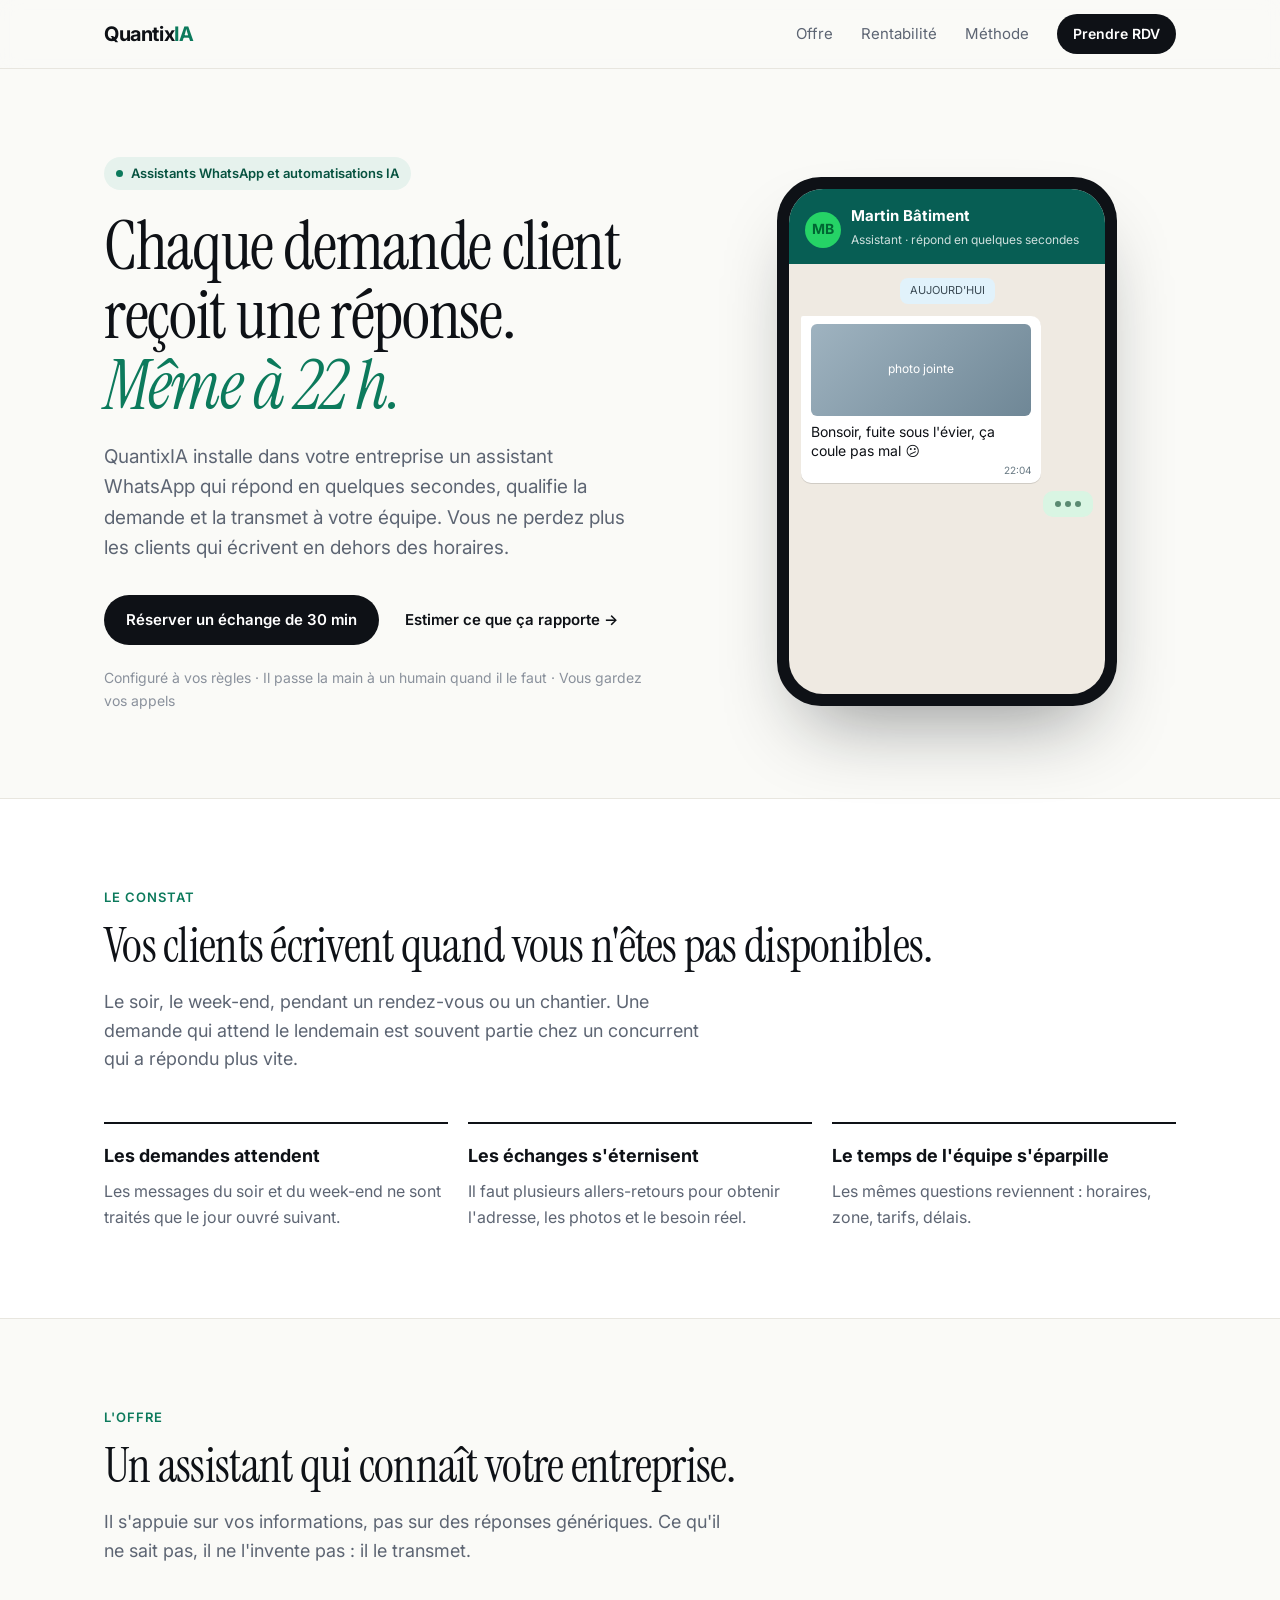
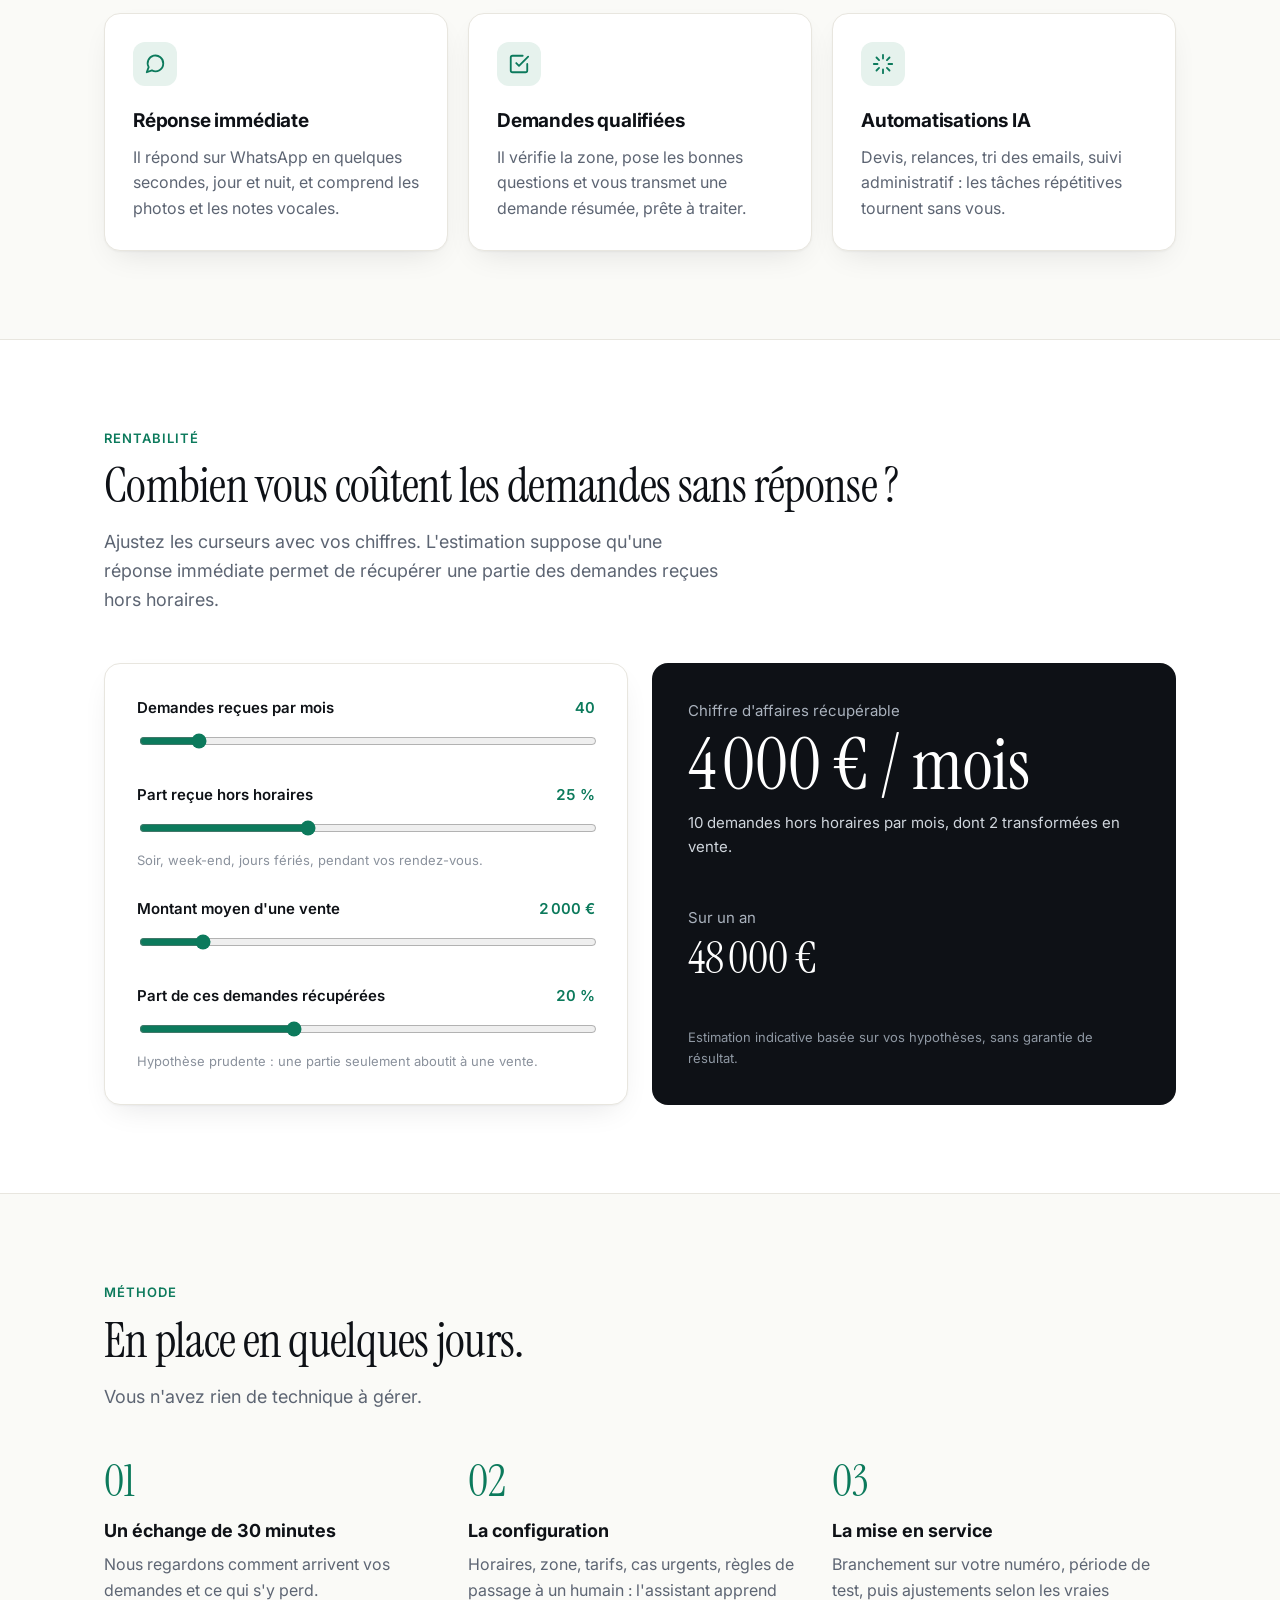
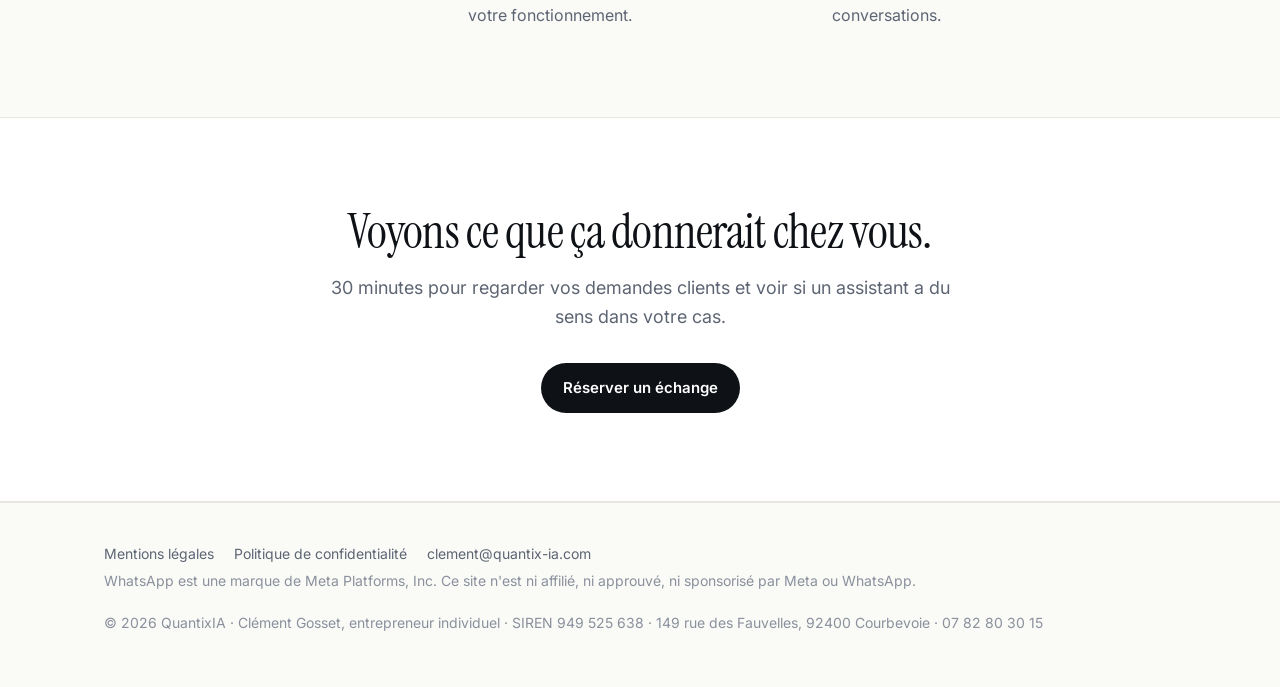
<file: index.html>
<!doctype html>
<html lang="fr">
<head>
  <meta charset="utf-8">
  <meta name="viewport" content="width=device-width, initial-scale=1">
  <title>QuantixIA · Assistants WhatsApp et automatisations IA pour PME</title>
  <meta name="description" content="QuantixIA installe dans les PME des assistants WhatsApp et des automatisations IA : réponse immédiate aux clients, qualification des demandes, transmission à votre équipe.">
  <link rel="preconnect" href="https://fonts.googleapis.com">
  <link rel="preconnect" href="https://fonts.gstatic.com" crossorigin>
  <link href="https://fonts.googleapis.com/css2?family=Inter:wght@400;500;600;700&family=Instrument+Serif:ital@0;1&display=swap" rel="stylesheet">
  <link rel="stylesheet" href="style.css">
</head>
<body>
  <header>
    <div class="wrap">
      <a class="logo" href="index.html">Quantix<span>IA</span></a>
      <nav>
        <a href="#offre">Offre</a>
        <a href="#calcul">Rentabilité</a>
        <a href="#methode">Méthode</a>
        <a class="btn small rdv" href="https://calendly.com/clement-quantix-ia/30min" target="_blank" rel="noopener">Prendre RDV</a>
      </nav>
    </div>
  </header>

  <main>
    <section class="hero">
      <div class="wrap">
        <div>
          <span class="eyebrow">Assistants WhatsApp et automatisations IA</span>
          <h1>Chaque demande client reçoit une réponse. <em>Même à 22 h.</em></h1>
          <p class="lead">QuantixIA installe dans votre entreprise un assistant WhatsApp qui répond en quelques secondes, qualifie la demande et la transmet à votre équipe. Vous ne perdez plus les clients qui écrivent en dehors des horaires.</p>
          <div class="cta-row">
            <a class="btn rdv" href="https://calendly.com/clement-quantix-ia/30min" target="_blank" rel="noopener">Réserver un échange de 30 min</a>
            <a class="btn-ghost" href="#calcul">Estimer ce que ça rapporte →</a>
          </div>
          <p class="reassure">Configuré à vos règles · Il passe la main à un humain quand il le faut · Vous gardez vos appels</p>
        </div>

        <div class="phone" aria-label="Exemple de conversation WhatsApp avec un assistant">
          <div class="screen">
            <div class="chat-head">
              <div class="avatar">MB</div>
              <div><strong>Martin Bâtiment</strong><small>Assistant · répond en quelques secondes</small></div>
            </div>
            <div class="chat" id="chat">
              <span class="day">AUJOURD'HUI</span>
              <div class="msg in photo"><div class="pic">photo jointe</div>Bonsoir, fuite sous l'évier, ça coule pas mal 😕<time>22:04</time></div>
              <div class="msg out">Bonsoir, je m'en occupe. Coupez d'abord l'arrivée d'eau sous l'évier ou au compteur, puis placez un récipient. Dans quelle commune êtes-vous ?<time>22:04</time></div>
              <div class="msg in">Courbevoie<time>22:05</time></div>
              <div class="msg out">C'est bien dans notre zone. D'après la photo, le joint du siphon semble en cause. Je peux vous proposer un passage demain à 8 h 30 ou 14 h, lequel vous convient ?<time>22:05</time></div>
              <div class="msg in">8 h 30 parfait<time>22:06</time></div>
              <div class="msg out">C'est noté pour demain 8 h 30. Le technicien a votre photo et votre adresse. Bonne soirée !<time>22:06</time></div>
              <div class="typing" id="typing"><i></i><i></i><i></i></div>
            </div>
          </div>
        </div>
      </div>
    </section>

    <section class="block alt">
      <div class="wrap">
        <p class="kicker">Le constat</p>
        <h2>Vos clients écrivent quand vous n'êtes pas disponibles.</h2>
        <p class="section-lead">Le soir, le week-end, pendant un rendez-vous ou un chantier. Une demande qui attend le lendemain est souvent partie chez un concurrent qui a répondu plus vite.</p>
        <div class="problem">
          <div><h3>Les demandes attendent</h3><p>Les messages du soir et du week-end ne sont traités que le jour ouvré suivant.</p></div>
          <div><h3>Les échanges s'éternisent</h3><p>Il faut plusieurs allers-retours pour obtenir l'adresse, les photos et le besoin réel.</p></div>
          <div><h3>Le temps de l'équipe s'éparpille</h3><p>Les mêmes questions reviennent : horaires, zone, tarifs, délais.</p></div>
        </div>
      </div>
    </section>

    <section class="block" id="offre">
      <div class="wrap">
        <p class="kicker">L'offre</p>
        <h2>Un assistant qui connaît votre entreprise.</h2>
        <p class="section-lead">Il s'appuie sur vos informations, pas sur des réponses génériques. Ce qu'il ne sait pas, il ne l'invente pas : il le transmet.</p>
        <div class="cards">
          <div class="card">
            <div class="icon"><svg viewBox="0 0 24 24" fill="none" stroke="currentColor" stroke-width="2" stroke-linecap="round" stroke-linejoin="round"><path d="M21 11.5a8.4 8.4 0 0 1-12.4 7.4L3 21l2.1-5.6A8.5 8.5 0 1 1 21 11.5z"/></svg></div>
            <h3>Réponse immédiate</h3>
            <p>Il répond sur WhatsApp en quelques secondes, jour et nuit, et comprend les photos et les notes vocales.</p>
          </div>
          <div class="card">
            <div class="icon"><svg viewBox="0 0 24 24" fill="none" stroke="currentColor" stroke-width="2" stroke-linecap="round" stroke-linejoin="round"><path d="M9 11l3 3L22 4"/><path d="M21 12v7a2 2 0 0 1-2 2H5a2 2 0 0 1-2-2V5a2 2 0 0 1 2-2h11"/></svg></div>
            <h3>Demandes qualifiées</h3>
            <p>Il vérifie la zone, pose les bonnes questions et vous transmet une demande résumée, prête à traiter.</p>
          </div>
          <div class="card">
            <div class="icon"><svg viewBox="0 0 24 24" fill="none" stroke="currentColor" stroke-width="2" stroke-linecap="round" stroke-linejoin="round"><path d="M12 2v4M12 18v4M4.9 4.9l2.8 2.8M16.3 16.3l2.8 2.8M2 12h4M18 12h4M4.9 19.1l2.8-2.8M16.3 7.7l2.8-2.8"/></svg></div>
            <h3>Automatisations IA</h3>
            <p>Devis, relances, tri des emails, suivi administratif : les tâches répétitives tournent sans vous.</p>
          </div>
        </div>
      </div>
    </section>

    <section class="block alt" id="calcul">
      <div class="wrap">
        <p class="kicker">Rentabilité</p>
        <h2>Combien vous coûtent les demandes sans réponse ?</h2>
        <p class="section-lead">Ajustez les curseurs avec vos chiffres. L'estimation suppose qu'une réponse immédiate permet de récupérer une partie des demandes reçues hors horaires.</p>
        <div class="calc">
          <div class="calc-inputs">
            <div class="field">
              <label for="demandes">Demandes reçues par mois <output id="o-demandes"></output></label>
              <input type="range" id="demandes" min="5" max="300" step="5" value="40">
            </div>
            <div class="field">
              <label for="hors">Part reçue hors horaires <output id="o-hors"></output></label>
              <input type="range" id="hors" min="5" max="60" step="5" value="25">
              <small>Soir, week-end, jours fériés, pendant vos rendez-vous.</small>
            </div>
            <div class="field">
              <label for="panier">Montant moyen d'une vente <output id="o-panier"></output></label>
              <input type="range" id="panier" min="100" max="15000" step="100" value="2000">
            </div>
            <div class="field">
              <label for="taux">Part de ces demandes récupérées <output id="o-taux"></output></label>
              <input type="range" id="taux" min="5" max="50" step="5" value="20">
              <small>Hypothèse prudente : une partie seulement aboutit à une vente.</small>
            </div>
          </div>
          <div class="calc-result">
            <div>
              <p class="label">Chiffre d'affaires récupérable</p>
              <div class="big" id="r-ca">0 €</div>
              <p class="detail" id="r-detail"></p>
            </div>
            <div>
              <p class="label">Sur un an</p>
              <div class="big" id="r-an" style="font-size: clamp(34px, 4vw, 44px)">0 €</div>
            </div>
            <p class="note">Estimation indicative basée sur vos hypothèses, sans garantie de résultat.</p>
          </div>
        </div>
      </div>
    </section>

    <section class="block" id="methode">
      <div class="wrap">
        <p class="kicker">Méthode</p>
        <h2>En place en quelques jours.</h2>
        <p class="section-lead">Vous n'avez rien de technique à gérer.</p>
        <div class="steps">
          <div class="step"><h3>Un échange de 30 minutes</h3><p>Nous regardons comment arrivent vos demandes et ce qui s'y perd.</p></div>
          <div class="step"><h3>La configuration</h3><p>Horaires, zone, tarifs, cas urgents, règles de passage à un humain : l'assistant apprend votre fonctionnement.</p></div>
          <div class="step"><h3>La mise en service</h3><p>Branchement sur votre numéro, période de test, puis ajustements selon les vraies conversations.</p></div>
        </div>
      </div>
    </section>

    <section class="block alt final">
      <div class="wrap">
        <h2>Voyons ce que ça donnerait chez vous.</h2>
        <p class="section-lead">30 minutes pour regarder vos demandes clients et voir si un assistant a du sens dans votre cas.</p>
        <a class="btn rdv" href="https://calendly.com/clement-quantix-ia/30min" target="_blank" rel="noopener">Réserver un échange</a>
      </div>
    </section>
  </main>

  <footer>
    <div class="wrap">
      <div>
        <p><a href="mentions-legales.html">Mentions légales</a><a href="politique-de-confidentialite.html">Politique de confidentialité</a><a href="mailto:clement@quantix-ia.com">clement@quantix-ia.com</a></p>
        <p>WhatsApp est une marque de Meta Platforms, Inc. Ce site n'est ni affilié, ni approuvé, ni sponsorisé par Meta ou WhatsApp.</p>
      </div>
      <p>© 2026 QuantixIA · Clément Gosset, entrepreneur individuel · SIREN 949 525 638 · 149 rue des Fauvelles, 92400 Courbevoie · 07 82 80 30 15</p>
    </div>
  </footer>

  <script>
    // Lien de réservation
    const LIEN_RDV = "https://calendly.com/clement-quantix-ia/30min";
    if (LIEN_RDV) document.querySelectorAll(".rdv").forEach(a => { a.href = LIEN_RDV; a.target = "_blank"; a.rel = "noopener"; });

    // Conversation animée dans le téléphone
    const msgs = [...document.querySelectorAll("#chat .msg")];
    const typing = document.getElementById("typing");
    const calme = matchMedia("(prefers-reduced-motion: reduce)").matches;
    if (calme) msgs.forEach(m => m.classList.add("show"));
    else {
      let i = 0;
      const suivant = () => {
        if (i >= msgs.length) { setTimeout(() => { msgs.forEach(m => m.classList.remove("show")); i = 0; setTimeout(suivant, 600); }, 5000); return; }
        const m = msgs[i];
        if (m.classList.contains("out")) {
          m.before(typing); typing.classList.add("show");
          setTimeout(() => { typing.classList.remove("show"); m.classList.add("show"); i++; setTimeout(suivant, 1400); }, 1100);
        } else { m.classList.add("show"); i++; setTimeout(suivant, 1200); }
      };
      setTimeout(suivant, 500);
    }

    // Calculateur de rentabilité
    const euros = n => Math.round(n).toLocaleString("fr-FR") + " €";
    const champs = ["demandes", "hors", "panier", "taux"].map(id => document.getElementById(id));
    const calculer = () => {
      const [d, h, p, t] = champs.map(c => Number(c.value));
      document.getElementById("o-demandes").textContent = d;
      document.getElementById("o-hors").textContent = h + " %";
      document.getElementById("o-panier").textContent = euros(p);
      document.getElementById("o-taux").textContent = t + " %";
      const horsHoraires = d * h / 100;
      const recuperees = horsHoraires * t / 100;
      document.getElementById("r-ca").textContent = euros(recuperees * p) + " / mois";
      document.getElementById("r-an").textContent = euros(recuperees * p * 12);
      document.getElementById("r-detail").textContent =
        `${horsHoraires.toLocaleString("fr-FR", { maximumFractionDigits: 1 })} demandes hors horaires par mois, dont ${recuperees.toLocaleString("fr-FR", { maximumFractionDigits: 1 })} transformées en vente.`;
    };
    champs.forEach(c => c.addEventListener("input", calculer));
    calculer();
  </script>
</body>
</html>
</file>
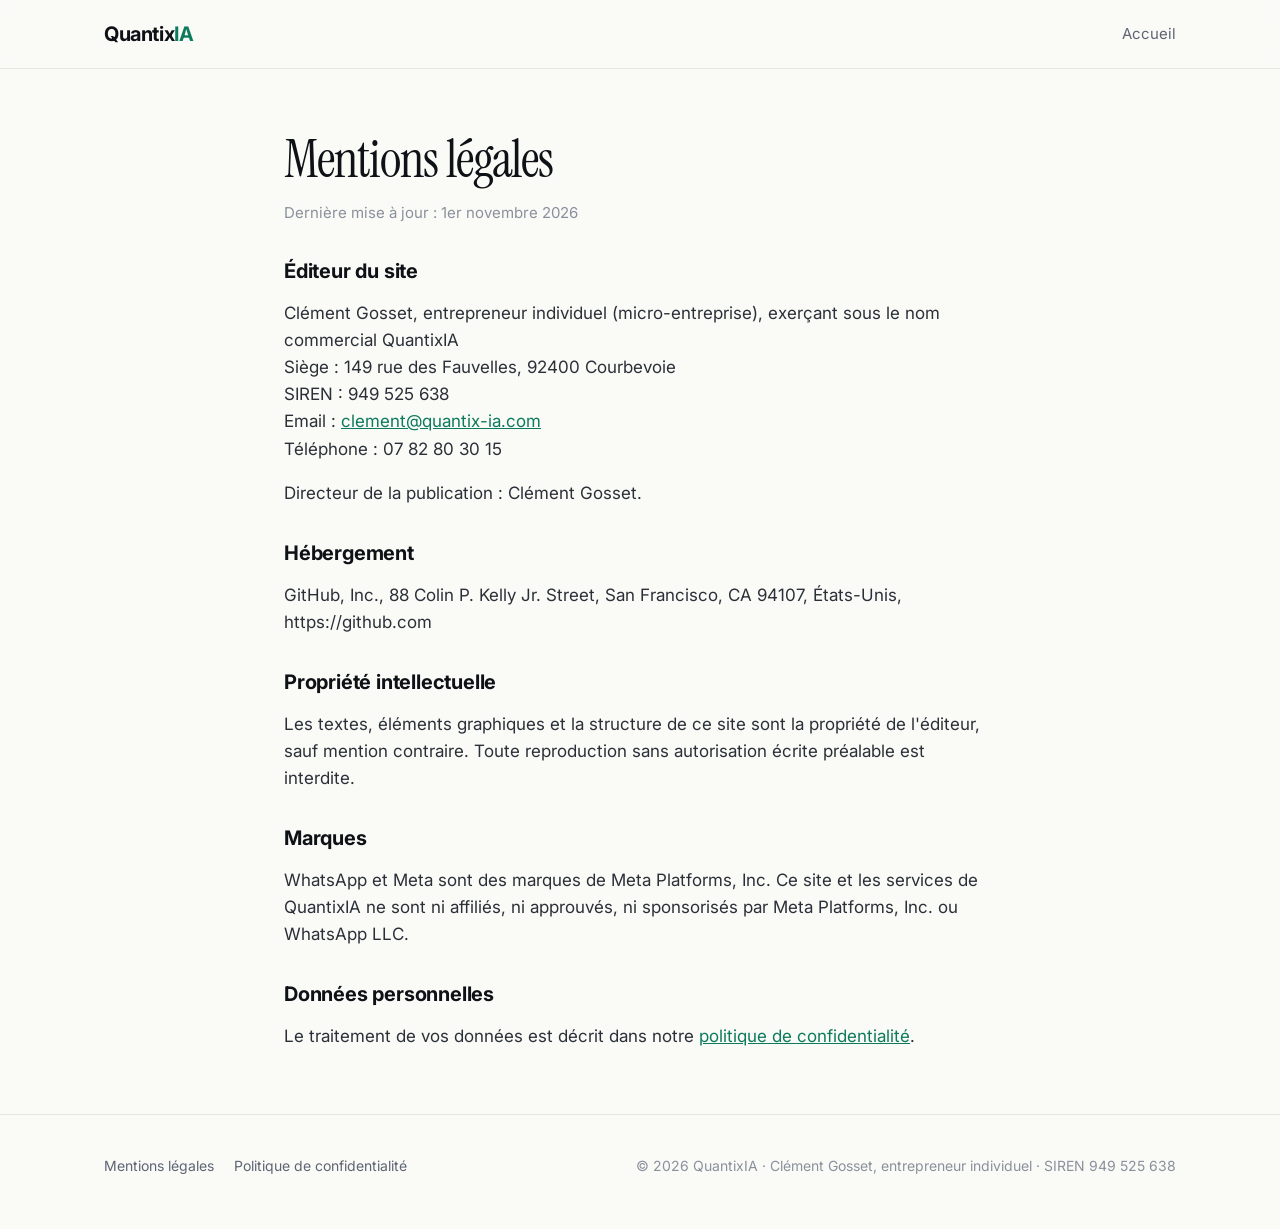
<file: mentions-legales.html>
<!doctype html>
<html lang="fr">
<head>
  <meta charset="utf-8">
  <meta name="viewport" content="width=device-width, initial-scale=1">
  <title>Mentions légales · QuantixIA</title>
  <meta name="robots" content="noindex">
  <link href="https://fonts.googleapis.com/css2?family=Inter:wght@400;500;600;700&family=Instrument+Serif:ital@0;1&display=swap" rel="stylesheet">
  <link rel="stylesheet" href="style.css">
</head>
<body>
  <header>
    <div class="wrap">
      <a class="logo" href="index.html">Quantix<span>IA</span></a>
      <nav><a href="index.html">Accueil</a></nav>
    </div>
  </header>

  <main class="wrap legal">
    <h1>Mentions légales</h1>
    <p class="maj">Dernière mise à jour : 1er novembre 2026</p>

    <h2>Éditeur du site</h2>
    <p>
      Clément Gosset, entrepreneur individuel (micro-entreprise), exerçant sous le nom commercial QuantixIA<br>
      Siège : 149 rue des Fauvelles, 92400 Courbevoie<br>
      SIREN : 949 525 638<br>
      Email : <a href="mailto:clement@quantix-ia.com">clement@quantix-ia.com</a><br>
      Téléphone : 07 82 80 30 15
    </p>
    <p>Directeur de la publication : Clément Gosset.</p>

    <h2>Hébergement</h2>
    <p>
      GitHub, Inc., 88 Colin P. Kelly Jr. Street, San Francisco, CA 94107, États-Unis, https://github.com
    </p>

    <h2>Propriété intellectuelle</h2>
    <p>Les textes, éléments graphiques et la structure de ce site sont la propriété de l'éditeur, sauf mention contraire. Toute reproduction sans autorisation écrite préalable est interdite.</p>

    <h2>Marques</h2>
    <p>WhatsApp et Meta sont des marques de Meta Platforms, Inc. Ce site et les services de QuantixIA ne sont ni affiliés, ni approuvés, ni sponsorisés par Meta Platforms, Inc. ou WhatsApp LLC.</p>

    <h2>Données personnelles</h2>
    <p>Le traitement de vos données est décrit dans notre <a href="politique-de-confidentialite.html">politique de confidentialité</a>.</p>
  </main>

  <footer>
    <div class="wrap">
      <p><a href="mentions-legales.html">Mentions légales</a><a href="politique-de-confidentialite.html">Politique de confidentialité</a></p>
      <p>© 2026 QuantixIA · Clément Gosset, entrepreneur individuel · SIREN 949 525 638</p>
    </div>
  </footer>
</body>
</html>
</file>
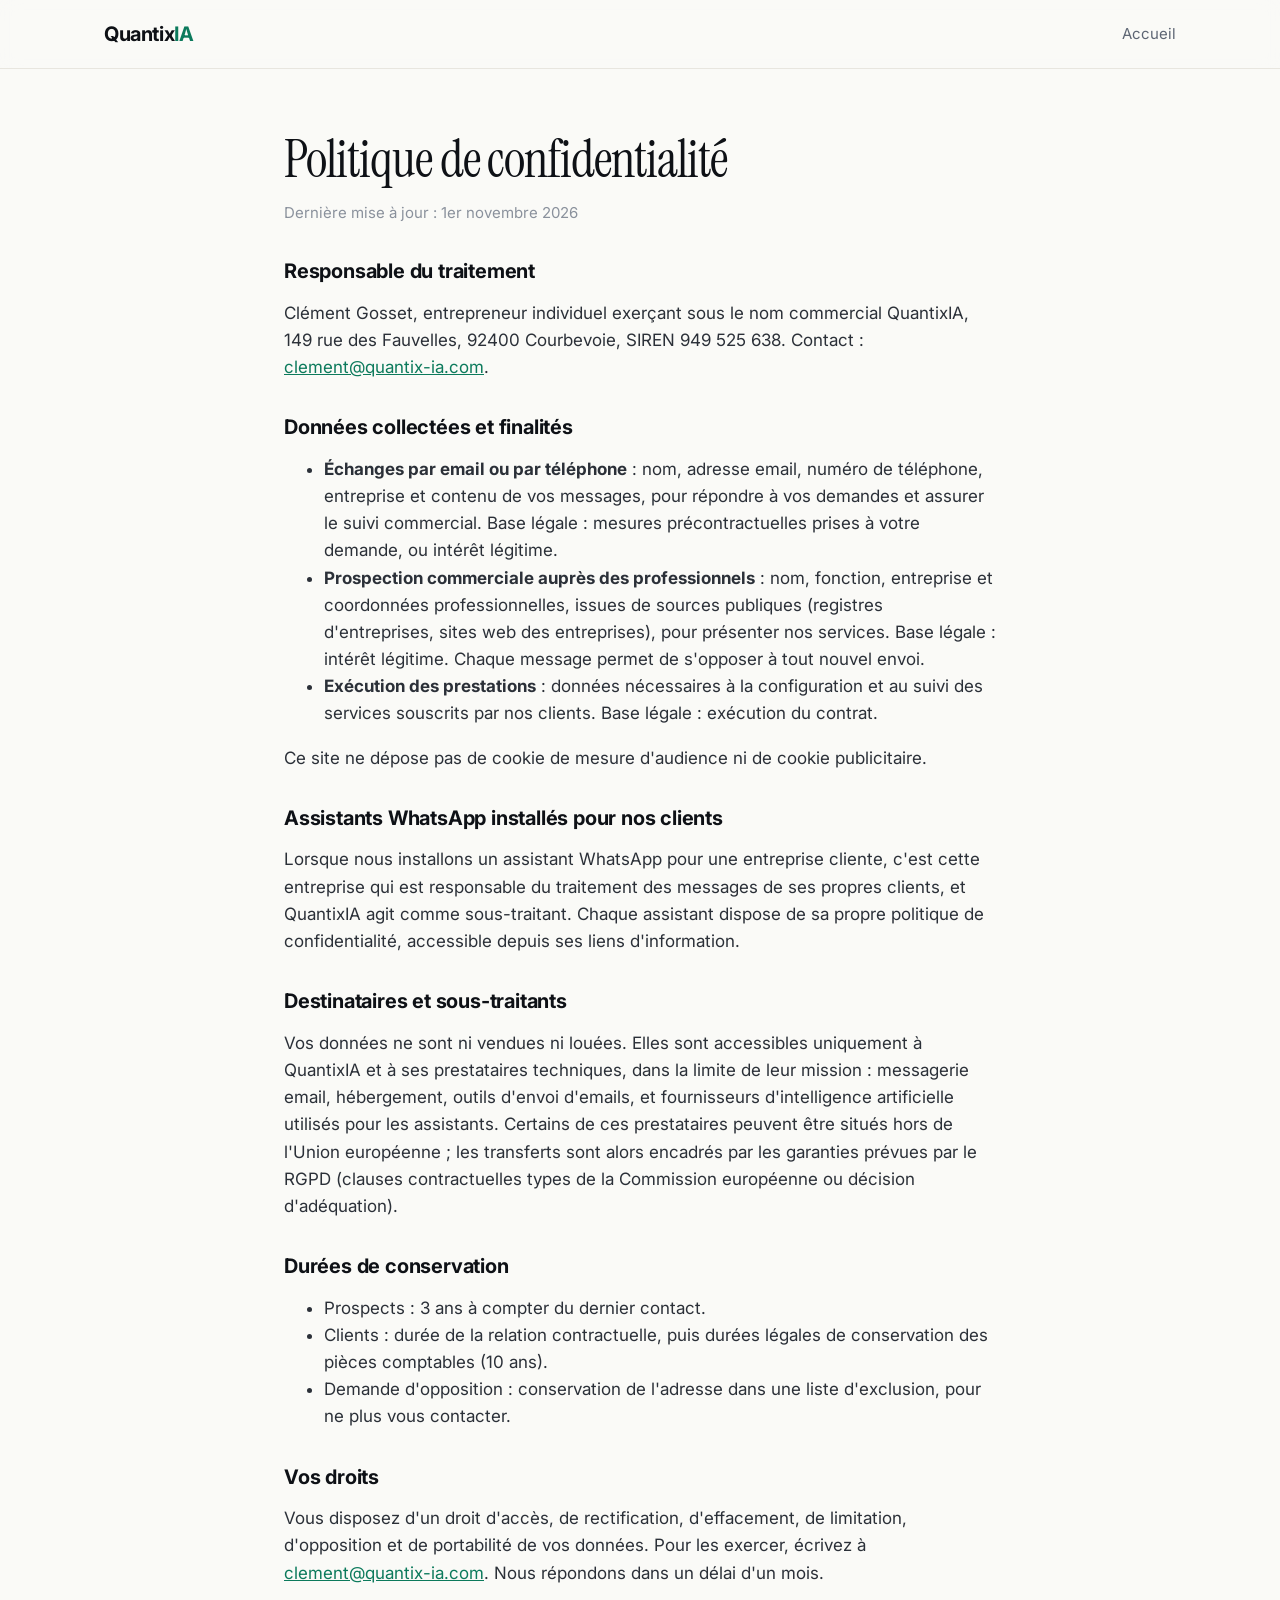
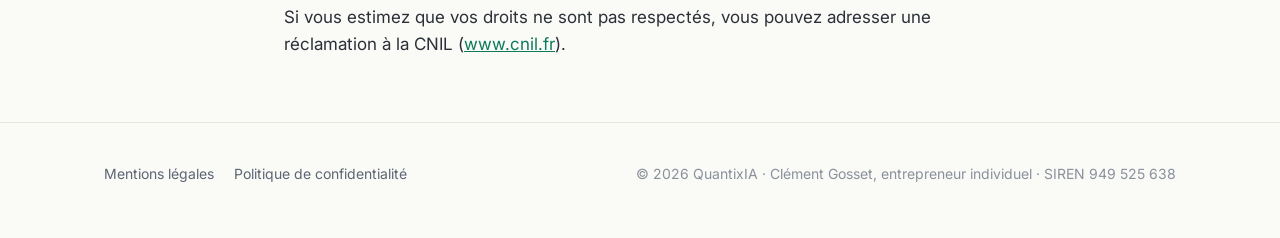
<file: politique-de-confidentialite.html>
<!doctype html>
<html lang="fr">
<head>
  <meta charset="utf-8">
  <meta name="viewport" content="width=device-width, initial-scale=1">
  <title>Politique de confidentialité · QuantixIA</title>
  <meta name="robots" content="noindex">
  <link href="https://fonts.googleapis.com/css2?family=Inter:wght@400;500;600;700&family=Instrument+Serif:ital@0;1&display=swap" rel="stylesheet">
  <link rel="stylesheet" href="style.css">
</head>
<body>
  <header>
    <div class="wrap">
      <a class="logo" href="index.html">Quantix<span>IA</span></a>
      <nav><a href="index.html">Accueil</a></nav>
    </div>
  </header>

  <main class="wrap legal">
    <h1>Politique de confidentialité</h1>
    <p class="maj">Dernière mise à jour : 1er novembre 2026</p>

    <h2>Responsable du traitement</h2>
    <p>Clément Gosset, entrepreneur individuel exerçant sous le nom commercial QuantixIA, 149 rue des Fauvelles, 92400 Courbevoie, SIREN 949 525 638. Contact : <a href="mailto:clement@quantix-ia.com">clement@quantix-ia.com</a>.</p>

    <h2>Données collectées et finalités</h2>
    <ul>
      <li><strong>Échanges par email ou par téléphone</strong> : nom, adresse email, numéro de téléphone, entreprise et contenu de vos messages, pour répondre à vos demandes et assurer le suivi commercial. Base légale : mesures précontractuelles prises à votre demande, ou intérêt légitime.</li>
      <li><strong>Prospection commerciale auprès des professionnels</strong> : nom, fonction, entreprise et coordonnées professionnelles, issues de sources publiques (registres d'entreprises, sites web des entreprises), pour présenter nos services. Base légale : intérêt légitime. Chaque message permet de s'opposer à tout nouvel envoi.</li>
      <li><strong>Exécution des prestations</strong> : données nécessaires à la configuration et au suivi des services souscrits par nos clients. Base légale : exécution du contrat.</li>
    </ul>
    <p>Ce site ne dépose pas de cookie de mesure d'audience ni de cookie publicitaire.</p>

    <h2>Assistants WhatsApp installés pour nos clients</h2>
    <p>Lorsque nous installons un assistant WhatsApp pour une entreprise cliente, c'est cette entreprise qui est responsable du traitement des messages de ses propres clients, et QuantixIA agit comme sous-traitant. Chaque assistant dispose de sa propre politique de confidentialité, accessible depuis ses liens d'information.</p>

    <h2>Destinataires et sous-traitants</h2>
    <p>Vos données ne sont ni vendues ni louées. Elles sont accessibles uniquement à QuantixIA et à ses prestataires techniques, dans la limite de leur mission : messagerie email, hébergement, outils d'envoi d'emails, et fournisseurs d'intelligence artificielle utilisés pour les assistants. Certains de ces prestataires peuvent être situés hors de l'Union européenne ; les transferts sont alors encadrés par les garanties prévues par le RGPD (clauses contractuelles types de la Commission européenne ou décision d'adéquation).</p>

    <h2>Durées de conservation</h2>
    <ul>
      <li>Prospects : 3 ans à compter du dernier contact.</li>
      <li>Clients : durée de la relation contractuelle, puis durées légales de conservation des pièces comptables (10 ans).</li>
      <li>Demande d'opposition : conservation de l'adresse dans une liste d'exclusion, pour ne plus vous contacter.</li>
    </ul>

    <h2>Vos droits</h2>
    <p>Vous disposez d'un droit d'accès, de rectification, d'effacement, de limitation, d'opposition et de portabilité de vos données. Pour les exercer, écrivez à <a href="mailto:clement@quantix-ia.com">clement@quantix-ia.com</a>. Nous répondons dans un délai d'un mois.</p>
    <p>Si vous estimez que vos droits ne sont pas respectés, vous pouvez adresser une réclamation à la CNIL (<a href="https://www.cnil.fr">www.cnil.fr</a>).</p>
  </main>

  <footer>
    <div class="wrap">
      <p><a href="mentions-legales.html">Mentions légales</a><a href="politique-de-confidentialite.html">Politique de confidentialité</a></p>
      <p>© 2026 QuantixIA · Clément Gosset, entrepreneur individuel · SIREN 949 525 638</p>
    </div>
  </footer>
</body>
</html>
</file>
<file: style.css>
:root {
  --bg: #fafaf7;
  --surface: #ffffff;
  --ink: #0e1116;
  --muted: #5d6573;
  --faint: #8a919c;
  --line: #e8e6df;
  --accent: #0c7a5c;
  --accent-ink: #075340;
  --accent-soft: #e6f2ed;
  --bubble-in: #ffffff;
  --bubble-out: #d9f5e3;
  --chat-bg: #efeae2;
  --radius: 16px;
  --shadow: 0 1px 2px rgba(14, 17, 22, .04), 0 12px 32px -12px rgba(14, 17, 22, .12);
}

* { box-sizing: border-box; }
html { scroll-behavior: smooth; }

body {
  margin: 0;
  background: var(--bg);
  color: var(--ink);
  font-family: "Inter", system-ui, -apple-system, "Segoe UI", Roboto, sans-serif;
  font-size: 17px;
  line-height: 1.6;
  -webkit-font-smoothing: antialiased;
}

a { color: var(--accent); }
.wrap { max-width: 1120px; margin: 0 auto; padding: 0 24px; }

/* ---------- En-tête ---------- */
header {
  position: sticky; top: 0; z-index: 10;
  background: rgba(250, 250, 247, .85);
  backdrop-filter: saturate(160%) blur(10px);
  border-bottom: 1px solid var(--line);
}
header .wrap { display: flex; align-items: center; justify-content: space-between; height: 68px; gap: 16px; }
.logo { font-weight: 700; font-size: 20px; letter-spacing: -.02em; color: var(--ink); text-decoration: none; }
.logo span { color: var(--accent); }
nav { display: flex; align-items: center; gap: 28px; }
nav a { color: var(--muted); text-decoration: none; font-size: 15px; }
nav a:hover { color: var(--ink); }

.btn {
  display: inline-flex; align-items: center; gap: 8px;
  background: var(--ink); color: #fff; text-decoration: none;
  padding: 13px 22px; border-radius: 999px; font-weight: 600; font-size: 15px;
  transition: transform .15s ease, background .15s ease;
}
.btn:hover { background: #22272f; transform: translateY(-1px); }
.btn.small { padding: 9px 16px; font-size: 14px; }
nav .btn { color: #fff; }
.btn-ghost {
  display: inline-flex; align-items: center; padding: 13px 18px; color: var(--ink);
  text-decoration: none; font-weight: 600; font-size: 15px;
}
.btn-ghost:hover { color: var(--accent); }

/* ---------- Hero ---------- */
.hero { padding: 88px 0 72px; }
.hero .wrap { display: grid; grid-template-columns: 1.1fr .9fr; gap: 56px; align-items: center; }
.hero .wrap > *, .calc > *, .cards > *, .problem > *, .steps > * { min-width: 0; }
.eyebrow {
  display: inline-flex; align-items: center; gap: 8px;
  background: var(--accent-soft); color: var(--accent-ink);
  font-size: 13px; font-weight: 600; padding: 6px 12px; border-radius: 999px; margin-bottom: 22px;
}
.eyebrow::before { content: ""; width: 7px; height: 7px; border-radius: 50%; background: var(--accent); }
h1 {
  font-family: "Instrument Serif", Georgia, serif; font-weight: 400;
  font-size: clamp(42px, 6vw, 68px); line-height: 1.02; letter-spacing: -.02em; margin: 0 0 22px;
}
h1 em { font-style: italic; color: var(--accent); }
.lead { font-size: 19px; color: var(--muted); max-width: 540px; margin: 0 0 32px; }
.cta-row { display: flex; flex-wrap: wrap; gap: 8px; align-items: center; }
.reassure { margin-top: 22px; font-size: 14px; color: var(--faint); }

/* ---------- Téléphone ---------- */
.phone {
  width: 100%; max-width: 340px; margin: 0 auto;
  background: var(--ink); border-radius: 44px; padding: 12px;
  box-shadow: 0 40px 80px -30px rgba(14, 17, 22, .45);
}
.screen { background: var(--chat-bg); border-radius: 34px; overflow: hidden; }
.chat-head {
  background: #075e54; color: #fff; padding: 18px 16px 12px; display: flex; align-items: center; gap: 10px;
}
.avatar {
  width: 36px; height: 36px; border-radius: 50%; background: #25d366; color: #063;
  display: flex; align-items: center; justify-content: center; font-weight: 700; font-size: 14px;
}
.chat-head strong { display: block; font-size: 15px; line-height: 1.2; }
.chat-head small { font-size: 12px; opacity: .8; }
.chat { height: 430px; padding: 14px 12px; display: flex; flex-direction: column; gap: 8px; overflow: hidden; }
.day { align-self: center; background: #e1f2fb; color: #3b4a54; font-size: 11px; padding: 4px 10px; border-radius: 8px; margin-bottom: 4px; }
.msg {
  max-width: 82%; padding: 8px 10px 6px; border-radius: 10px; font-size: 14px; line-height: 1.4;
  box-shadow: 0 1px .5px rgba(0, 0, 0, .13);
  opacity: 0; transform: translateY(6px); transition: opacity .35s ease, transform .35s ease;
}
.msg.show { opacity: 1; transform: none; }
.msg time { display: block; text-align: right; font-size: 10px; color: #667781; margin-top: 2px; }
.msg.in { align-self: flex-start; background: var(--bubble-in); border-top-left-radius: 2px; }
.msg.out { align-self: flex-end; background: var(--bubble-out); border-top-right-radius: 2px; }
.msg.photo .pic {
  height: 92px; border-radius: 6px; margin-bottom: 6px;
  background: linear-gradient(135deg, #9fb3c0, #6f8796);
  display: flex; align-items: center; justify-content: center; color: #fff; font-size: 12px;
}
.typing { align-self: flex-end; background: var(--bubble-out); border-radius: 10px; padding: 10px 12px; display: none; gap: 4px; }
.typing.show { display: flex; }
.typing i { width: 6px; height: 6px; border-radius: 50%; background: #5b8a72; animation: blink 1.2s infinite; }
.typing i:nth-child(2) { animation-delay: .2s; }
.typing i:nth-child(3) { animation-delay: .4s; }
@keyframes blink { 0%, 60%, 100% { opacity: .25; } 30% { opacity: 1; } }

/* ---------- Sections ---------- */
section.block { padding: 88px 0; }
section.alt { background: var(--surface); border-top: 1px solid var(--line); border-bottom: 1px solid var(--line); }
.kicker { font-size: 13px; font-weight: 600; text-transform: uppercase; letter-spacing: .08em; color: var(--accent); margin: 0 0 12px; }
h2 {
  font-family: "Instrument Serif", Georgia, serif; font-weight: 400;
  font-size: clamp(34px, 4.4vw, 48px); line-height: 1.08; letter-spacing: -.015em; margin: 0 0 16px;
}
.section-lead { color: var(--muted); font-size: 18px; max-width: 620px; margin: 0 0 48px; }

.problem { display: grid; grid-template-columns: repeat(3, 1fr); gap: 20px; }
.problem div { border-top: 2px solid var(--ink); padding-top: 18px; }
.problem h3 { font-size: 18px; margin: 0 0 8px; }
.problem p { color: var(--muted); margin: 0; font-size: 16px; }

.cards { display: grid; grid-template-columns: repeat(3, 1fr); gap: 20px; }
.card {
  background: var(--bg); border: 1px solid var(--line); border-radius: var(--radius); padding: 28px;
}
section.block:not(.alt) .card { background: var(--surface); box-shadow: var(--shadow); }
.icon {
  width: 44px; height: 44px; border-radius: 12px; background: var(--accent-soft); color: var(--accent);
  display: flex; align-items: center; justify-content: center; margin-bottom: 20px;
}
.icon svg { width: 22px; height: 22px; }
.card h3 { font-size: 19px; margin: 0 0 8px; letter-spacing: -.01em; }
.card p { color: var(--muted); margin: 0; font-size: 16px; }

/* ---------- Calculateur ---------- */
.calc { display: grid; grid-template-columns: 1fr 1fr; gap: 24px; align-items: stretch; }
.calc-inputs { background: var(--surface); border: 1px solid var(--line); border-radius: var(--radius); padding: 32px; box-shadow: var(--shadow); }
.field { margin-bottom: 26px; }
.field:last-child { margin-bottom: 0; }
.field label { display: flex; justify-content: space-between; font-weight: 600; font-size: 15px; margin-bottom: 10px; }
.field output { color: var(--accent); font-variant-numeric: tabular-nums; }
.field small { display: block; color: var(--faint); font-size: 13px; margin-top: 6px; }
input[type=range] { width: 100%; accent-color: var(--accent); }
.calc-result {
  background: var(--ink); color: #fff; border-radius: var(--radius); padding: 36px;
  display: flex; flex-direction: column; justify-content: space-between; gap: 24px;
}
.calc-result .label { color: #aab2bd; font-size: 15px; margin: 0 0 6px; }
.big {
  font-family: "Instrument Serif", Georgia, serif; font-size: clamp(48px, 6vw, 72px); line-height: 1;
  font-variant-numeric: tabular-nums;
}
.calc-result .detail { color: #cfd5dc; font-size: 15px; margin: 10px 0 0; }
.calc-result .note { color: #8f98a3; font-size: 13px; margin: 0; }

/* ---------- Étapes ---------- */
.steps { display: grid; grid-template-columns: repeat(3, 1fr); gap: 20px; counter-reset: s; }
.step { counter-increment: s; }
.step::before {
  content: "0" counter(s); display: block;
  font-family: "Instrument Serif", Georgia, serif; font-size: 44px; color: var(--accent); line-height: 1; margin-bottom: 14px;
}
.step h3 { font-size: 18px; margin: 0 0 6px; }
.step p { color: var(--muted); margin: 0; font-size: 16px; }

/* ---------- CTA final ---------- */
.final { text-align: center; }
.final .section-lead { margin: 0 auto 32px; }

/* ---------- Pages légales ---------- */
.legal { max-width: 760px; }
.legal h1 { font-size: clamp(38px, 5vw, 52px); margin: 64px 0 8px; }
.legal h2 { font-family: inherit; font-weight: 700; font-size: 20px; letter-spacing: -.01em; margin: 36px 0 8px; }
.legal p, .legal li { color: #2b3038; }
.legal .maj { color: var(--faint); font-size: 15px; }

/* ---------- Pied de page ---------- */
footer { border-top: 1px solid var(--line); margin-top: 0; padding: 36px 0 48px; color: var(--faint); font-size: 14px; }
footer .wrap { display: flex; flex-wrap: wrap; justify-content: space-between; gap: 12px 32px; }
footer a { color: var(--muted); text-decoration: none; margin-right: 20px; }
footer a:hover { color: var(--ink); }
footer p { margin: 4px 0; }
.legal + footer, main.legal ~ footer { margin-top: 64px; }

/* ---------- Mobile ---------- */
@media (max-width: 880px) {
  .hero { padding: 56px 0 48px; }
  .hero .wrap, .calc { grid-template-columns: 1fr; }
  .problem, .cards, .steps { grid-template-columns: 1fr; }
  nav a:not(.btn) { display: none; }
  section.block { padding: 64px 0; }
}

@media (prefers-reduced-motion: reduce) {
  html { scroll-behavior: auto; }
  .msg { transition: none; }
  .typing i { animation: none; }
}
</file>
